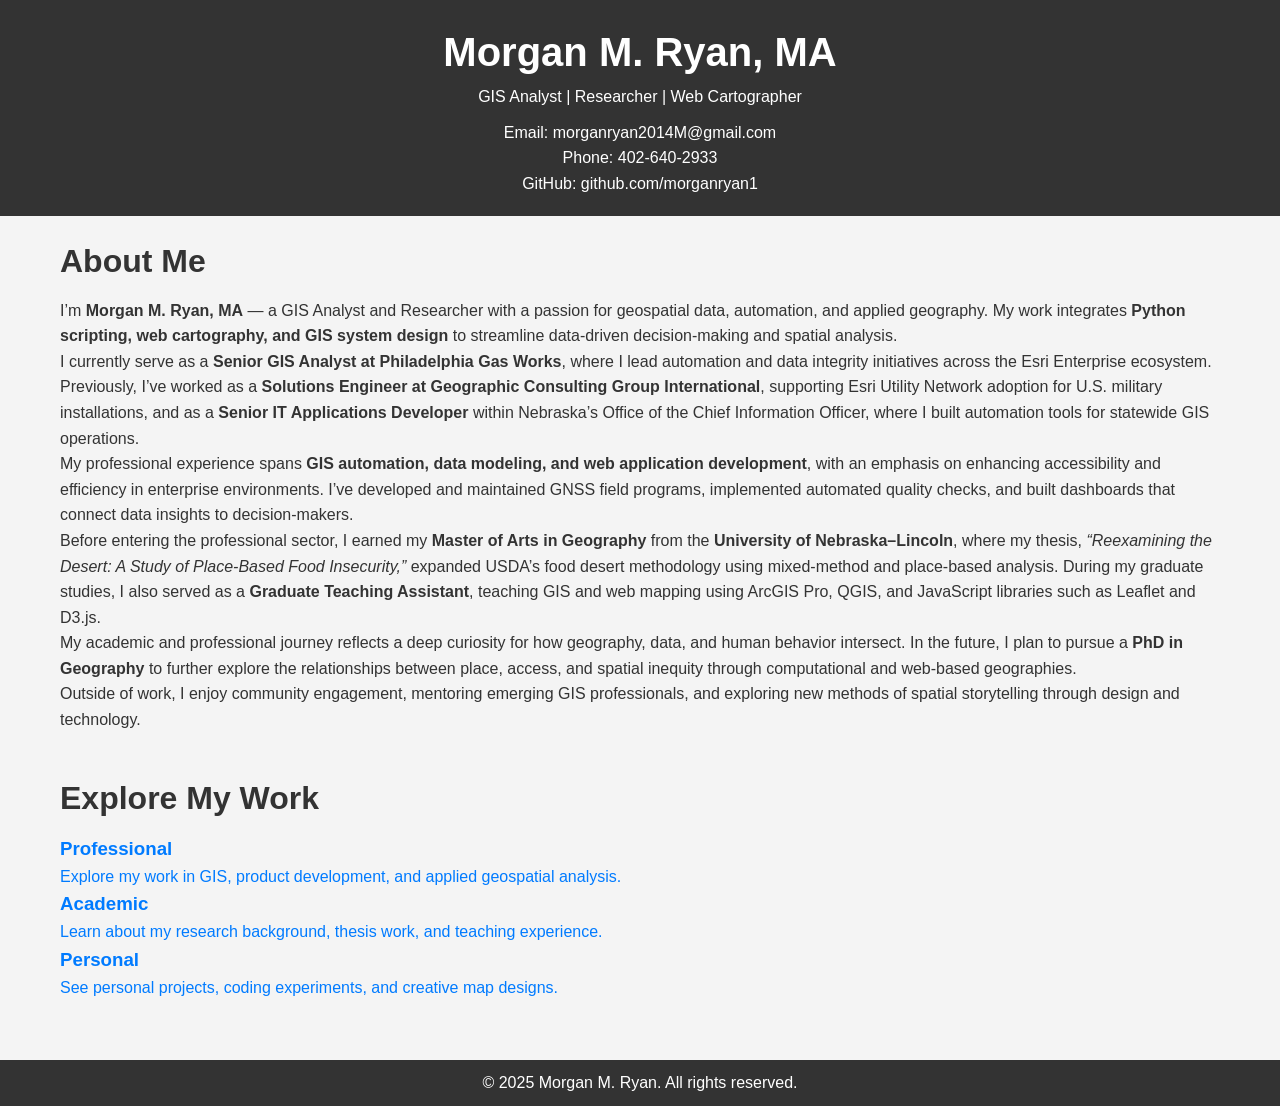
<file: index.html>
<!DOCTYPE html>
<html lang="en">
<head>
  <meta charset="UTF-8">
  <meta name="viewport" content="width=device-width, initial-scale=1.0">
  <meta name="description" content="Portfolio of Morgan M. Ryan - GIS Specialist">
  <title>Morgan M. Ryan, MA | GIS Portfolio</title>
  <link rel="stylesheet" href="style.css">
</head>
<body>
  <header>
    <div class="header-container">
      <h1>Morgan M. Ryan, MA</h1>
      <p>GIS Analyst | Researcher | Web Cartographer</p>
      <div class="contact">
        <p>Email: <a href="mailto:morganryan2014M@gmail.com">morganryan2014M@gmail.com</a></p>
        <p>Phone: <a href="tel:+14026402933">402-640-2933</a></p>
        <p>GitHub: <a href="https://github.com/morganryan1" target="_blank">github.com/morganryan1</a></p>
      </div>
    </div>
  </header>

  <main>
    <section id="about">
  <h2>About Me</h2>
  <p>
    I’m <strong>Morgan M. Ryan, MA</strong> — a GIS Analyst and Researcher with a passion for geospatial data, automation, and applied geography. 
    My work integrates <strong>Python scripting, web cartography, and GIS system design</strong> to streamline data-driven decision-making and spatial analysis.
  </p>

  <p>
    I currently serve as a <strong>Senior GIS Analyst at Philadelphia Gas Works</strong>, where I lead automation and data integrity initiatives 
    across the Esri Enterprise ecosystem. Previously, I’ve worked as a <strong>Solutions Engineer at Geographic Consulting Group International</strong>, 
    supporting Esri Utility Network adoption for U.S. military installations, and as a <strong>Senior IT Applications Developer</strong> 
    within Nebraska’s Office of the Chief Information Officer, where I built automation tools for statewide GIS operations.
  </p>

  <p>
    My professional experience spans <strong>GIS automation, data modeling, and web application development</strong>, with 
    an emphasis on enhancing accessibility and efficiency in enterprise environments. I’ve developed and maintained 
    GNSS field programs, implemented automated quality checks, and built dashboards that connect data insights to decision-makers.
  </p>

  <p>
    Before entering the professional sector, I earned my <strong>Master of Arts in Geography</strong> from the 
    <strong>University of Nebraska–Lincoln</strong>, where my thesis, 
    <em>“Reexamining the Desert: A Study of Place-Based Food Insecurity,”</em> expanded USDA’s food desert methodology 
    using mixed-method and place-based analysis. During my graduate studies, I also served as a <strong>Graduate Teaching Assistant</strong>, 
    teaching GIS and web mapping using ArcGIS Pro, QGIS, and JavaScript libraries such as Leaflet and D3.js.
  </p>

  <p>
    My academic and professional journey reflects a deep curiosity for how geography, data, and human behavior intersect. 
    In the future, I plan to pursue a <strong>PhD in Geography</strong> to further explore the relationships between 
    place, access, and spatial inequity through computational and web-based geographies.
  </p>

  <p>
    Outside of work, I enjoy community engagement, mentoring emerging GIS professionals, and exploring new methods of spatial storytelling through design and technology.
  </p>
</section>


    <section id="overview">
      <h2>Explore My Work</h2>
      <div class="link-cards">
        <a href="professional.html" class="card">
          <h3>Professional</h3>
          <p>Explore my work in GIS, product development, and applied geospatial analysis.</p>
        </a>
        <a href="academic.html" class="card">
          <h3>Academic</h3>
          <p>Learn about my research background, thesis work, and teaching experience.</p>
        </a>
        <a href="personal.html" class="card">
          <h3>Personal</h3>
          <p>See personal projects, coding experiments, and creative map designs.</p>
        </a>
      </div>
    </section>
  </main>

  <footer>
    <p>&copy; 2025 Morgan M. Ryan. All rights reserved.</p>
  </footer>
</body>
</html>
</file>
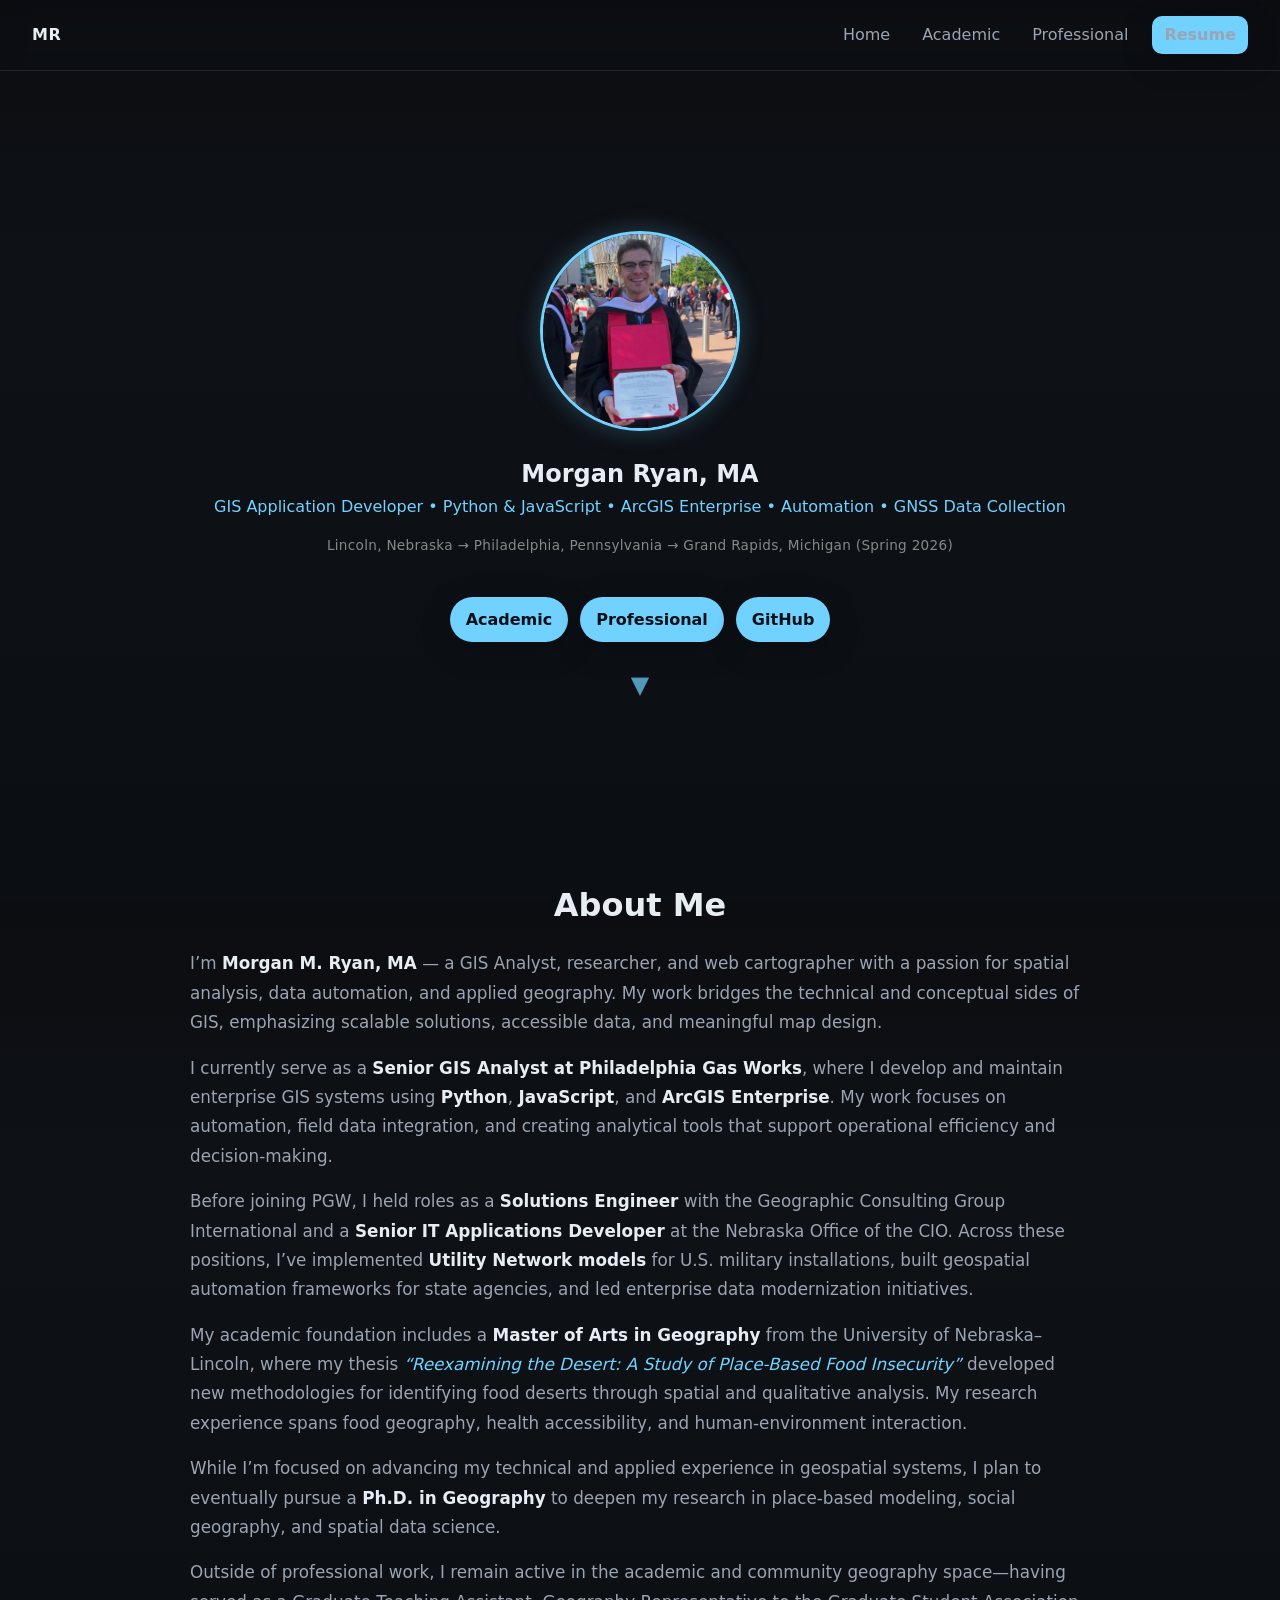
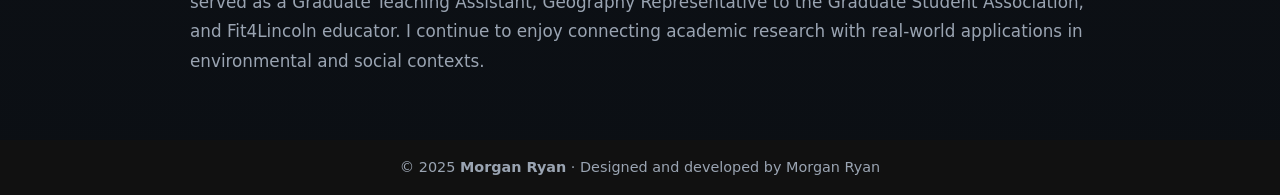
<file: website/index.html>
<!DOCTYPE html>
<html lang="en">
<head>
  <meta charset="UTF-8" />
  <meta name="viewport" content="width=device-width, initial-scale=1" />
  <meta http-equiv="Content-Security-Policy"
  content="
    default-src 'self';
    img-src 'self' https: data:;
    script-src 'self' https: 'unsafe-inline';
    style-src  'self' https: 'unsafe-inline';
    font-src   'self' https: data:;
    frame-src  'self' https://raw.githubusercontent.com;
    connect-src 'self' https:;
  ">
  <title>Morgan Ryan – Portfolio</title>
  <meta name="description" content="Morgan Ryan – GIS Product Engineer portfolio. Python, JavaScript, ArcGIS Enterprise, automation, Web AppBuilder." />
  <link rel="stylesheet" href="style.css" />
</head>
<body>
  <header class="site-header">
    <a class="brand" href="index.html">MR</a>
    <button class="nav-toggle" aria-expanded="false" aria-controls="site-nav">☰</button>
    <nav id="site-nav" class="site-nav" aria-label="Primary">
      <a href="index.html" class="active">Home</a>
      <a href="academic.html">Academic</a>
      <a href="professional.html">Professional</a>
      <!-- <a href="personal.html">Personal</a> -->
      <a href="../document/public%20Morgan-Ryan-2025Resume.pdf" class="btn small">Resume</a>
    </nav>
  </header>

  <main class="main">
    <!-- Hero -->
    <section class="section hero">
      <div class="hero-content">
        <img src="../images/MAPic.jpg" alt="Photo of Morgan Ryan" class="profile-photo" />

        <div class="hero-text">
          <h1>Morgan Ryan, MA</h1>
          <p class="muted tagline">
            GIS Application Developer • Python & JavaScript • ArcGIS Enterprise • Automation • GNSS Data Collection
          </p>
          <p class="timeline">Lincoln, Nebraska → Philadelphia, Pennsylvania → Grand Rapids, Michigan (Spring 2026)</p>
        </div>

          <div class="button-group">
            <a class="btn" href="academic.html">Academic</a>
            <a class="btn" href="professional.html">Professional</a>
            <!-- <a class="btn" href="personal.html">Personal</a> -->
            <a class="btn" href="https://github.com/Morganryan1" target="_blank" rel="noopener">GitHub</a>
          </div>
        </div>
      </div>
      <div class="scroll-hint">
      <span>▼</span>
      </div>
    </section>

    <!-- About Section -->
    <section id="about" class="section">
      <h2>About Me</h2>

      <p>
        I’m <strong>Morgan M. Ryan, MA</strong> — a GIS Analyst, researcher, and web cartographer with a passion for spatial analysis,
        data automation, and applied geography. My work bridges the technical and conceptual sides of GIS, emphasizing scalable
        solutions, accessible data, and meaningful map design.
      </p>

      <p>
        I currently serve as a <strong>Senior GIS Analyst at Philadelphia Gas Works</strong>, where I develop and maintain enterprise GIS systems using
        <strong>Python</strong>, <strong>JavaScript</strong>, and <strong>ArcGIS Enterprise</strong>. My work focuses on automation, field data integration,
        and creating analytical tools that support operational efficiency and decision-making.
      </p>

      <p>
        Before joining PGW, I held roles as a <strong>Solutions Engineer</strong> with the Geographic Consulting Group International and a
        <strong>Senior IT Applications Developer</strong> at the Nebraska Office of the CIO. Across these positions, I’ve implemented
        <strong>Utility Network models</strong> for U.S. military installations, built geospatial automation frameworks for state agencies,
        and led enterprise data modernization initiatives.
      </p>

      <p>
        My academic foundation includes a <strong>Master of Arts in Geography</strong> from the University of Nebraska–Lincoln, where my thesis
        <em>“Reexamining the Desert: A Study of Place-Based Food Insecurity”</em> developed new methodologies for identifying food deserts
        through spatial and qualitative analysis. My research experience spans food geography, health accessibility, and human-environment interaction.
      </p>

      <p>
        While I’m focused on advancing my technical and applied experience in geospatial systems, I plan to eventually pursue a <strong>Ph.D. in Geography</strong>
        to deepen my research in place-based modeling, social geography, and spatial data science.
      </p>

      <p>
        Outside of professional work, I remain active in the academic and community geography space—having served as a Graduate Teaching Assistant,
        Geography Representative to the Graduate Student Association, and Fit4Lincoln educator. I continue to enjoy connecting academic research
        with real-world applications in environmental and social contexts.
      </p>
    </section>
  </main>
  <footer>
    <p>© 2025 <strong>Morgan Ryan</strong> · Designed and developed by Morgan Ryan</p>
  </footer>
  <script src="js/nav.js"></script>
</body>
</html>
</file>
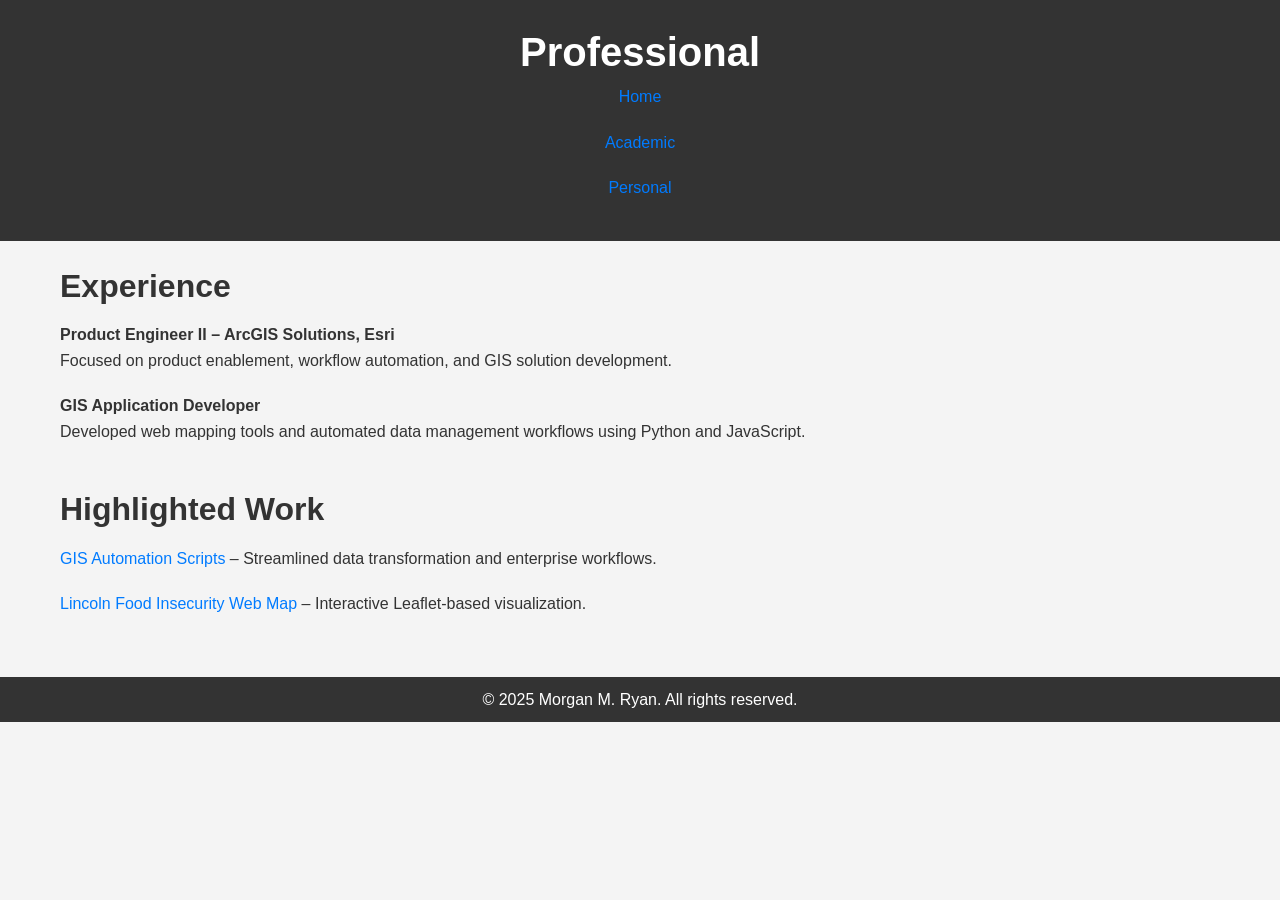
<file: academic.html>
<!DOCTYPE html>
<html lang="en">
<head>
  <meta charset="UTF-8">
  <meta name="viewport" content="width=device-width, initial-scale=1.0">
  <title>Professional | Morgan M. Ryan</title>
  <link rel="stylesheet" href="style.css">
</head>
<body>
  <header>
    <div class="header-container">
      <h1>Professional</h1>
      <nav>
        <ul class="nav-links">
          <li><a href="index.html">Home</a></li>
          <li><a href="academic.html">Academic</a></li>
          <li><a href="personal.html">Personal</a></li>
        </ul>
      </nav>
    </div>
  </header>

  <main>
    <section>
      <h2>Experience</h2>
      <ul>
        <li><strong>Product Engineer II – ArcGIS Solutions, Esri</strong><br> Focused on product enablement, workflow automation, and GIS solution development.</li>
        <li><strong>GIS Application Developer</strong><br> Developed web mapping tools and automated data management workflows using Python and JavaScript.</li>
      </ul>
    </section>

    <section>
      <h2>Highlighted Work</h2>
      <ul>
        <li><a href="https://github.com/morganryan1/GIS-Automation-Scripts" target="_blank">GIS Automation Scripts</a> – Streamlined data transformation and enterprise workflows.</li>
        <li><a href="https://github.com/morganryan1/Lincoln-Food-Insecurity-WebMap" target="_blank">Lincoln Food Insecurity Web Map</a> – Interactive Leaflet-based visualization.</li>
      </ul>
    </section>
  </main>

  <footer>
    <p>&copy; 2025 Morgan M. Ryan. All rights reserved.</p>
  </footer>
</body>
</html>
</file>
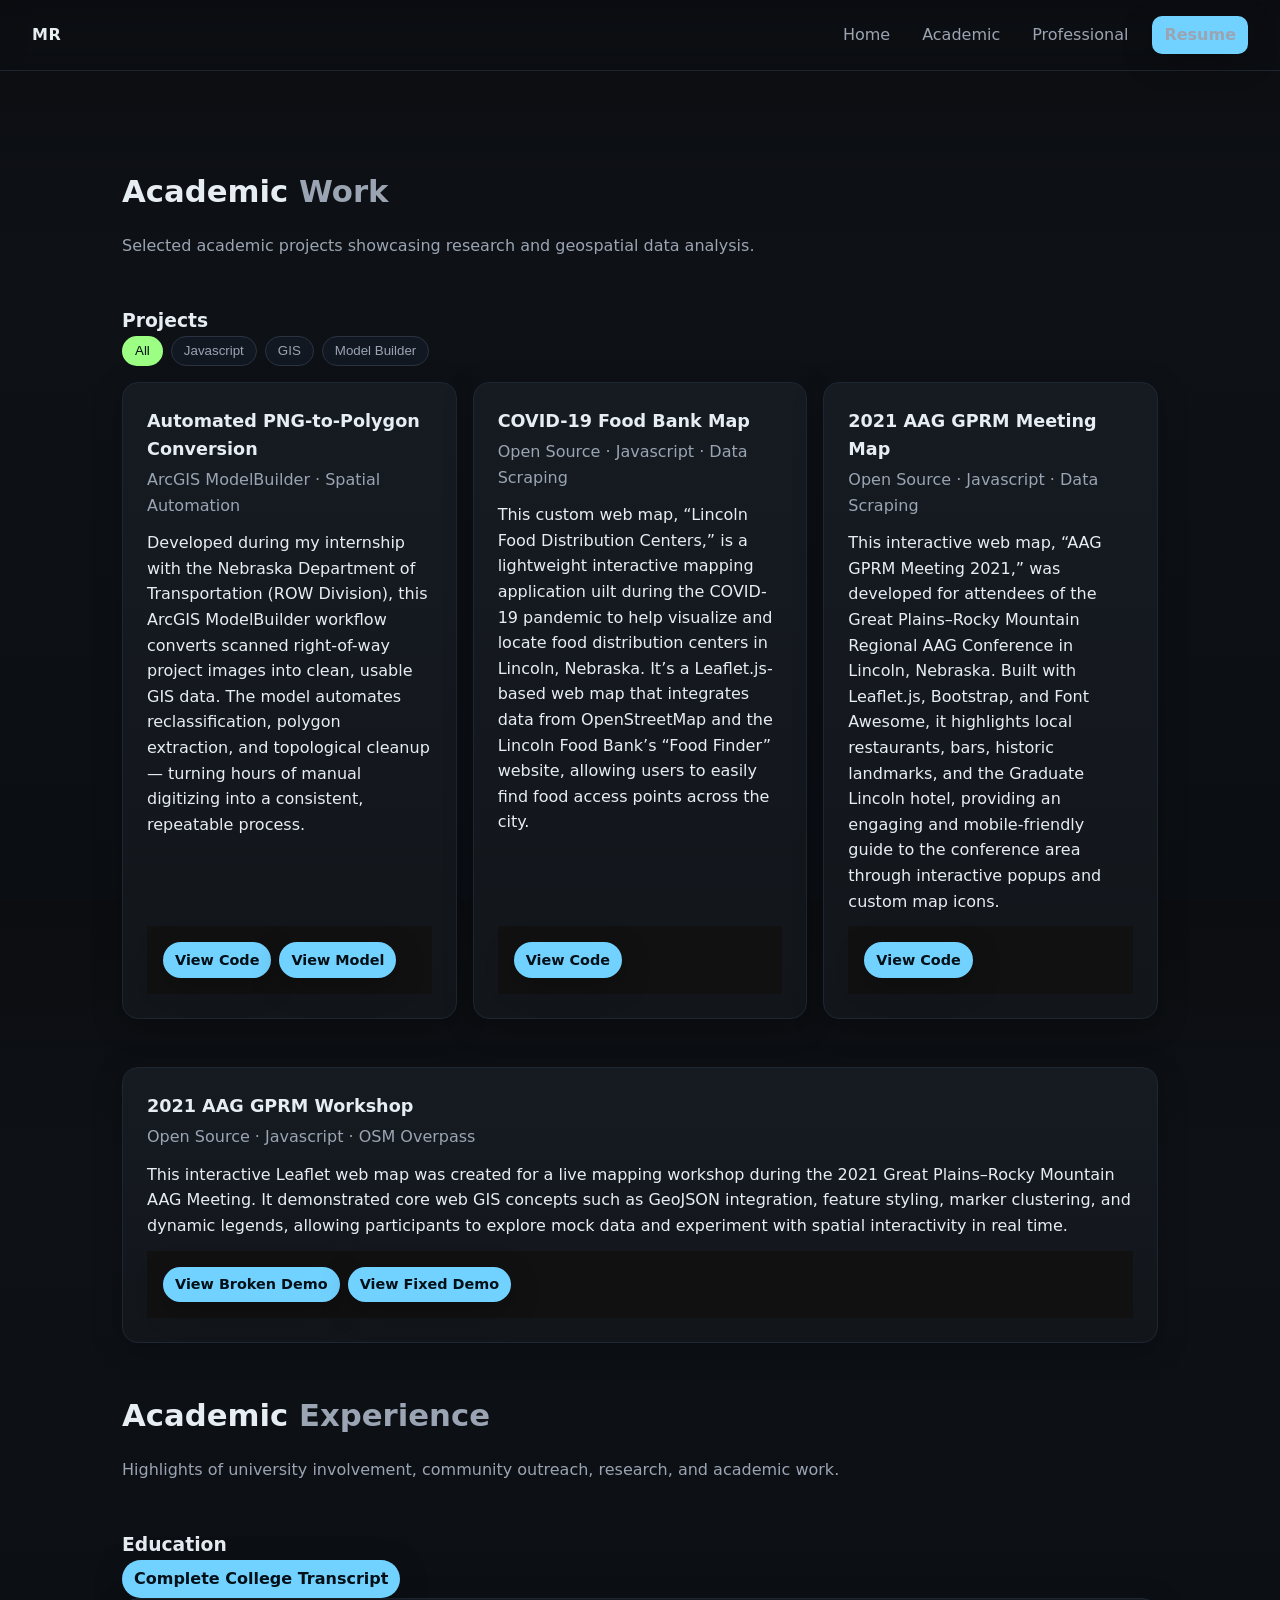
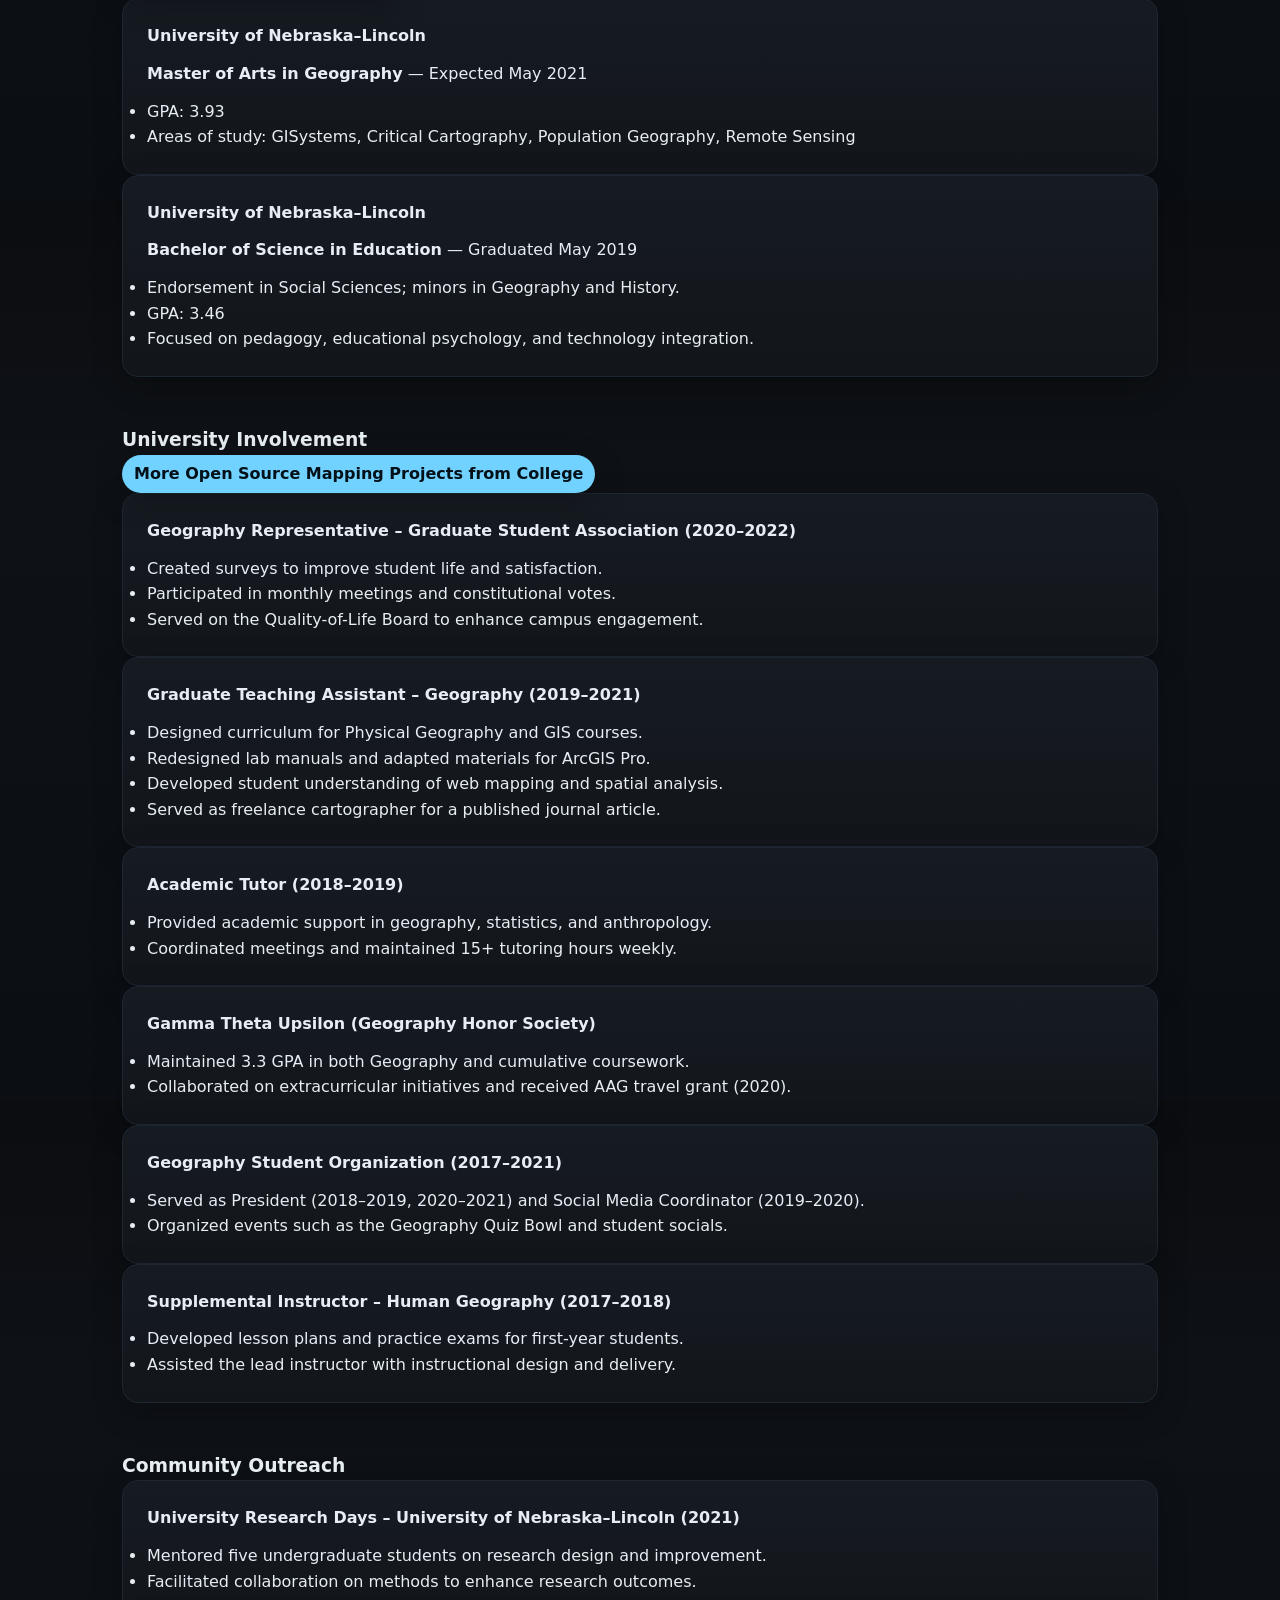
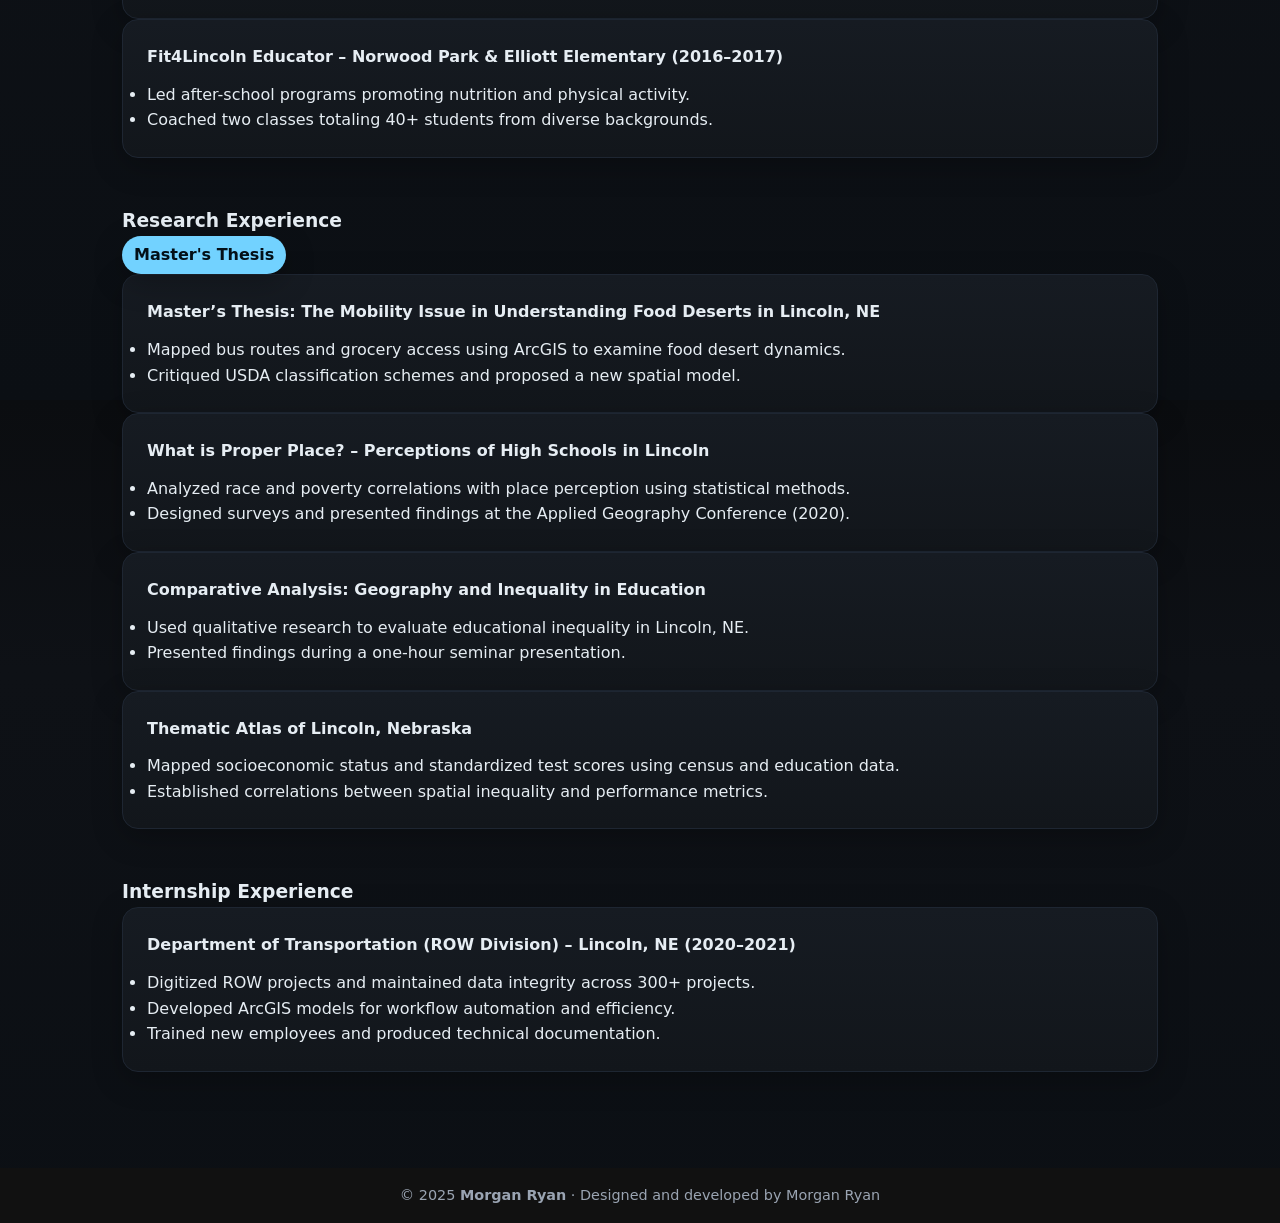
<file: website/academic.html>
<!DOCTYPE html>
<html lang="en">
<head>
  <meta charset="UTF-8" />
  <meta name="viewport" content="width=device-width, initial-scale=1" />
  <meta http-equiv="Content-Security-Policy"
  content="
    default-src 'self';
    img-src 'self' https: data:;
    script-src 'self' https: 'unsafe-inline';
    style-src  'self' https: 'unsafe-inline';
    font-src   'self' https: data:;
    frame-src  'self' https://raw.githubusercontent.com;
    connect-src 'self' https:;
  ">
  <title>Academic | Morgan Ryan</title>
  <link rel="stylesheet" href="style.css" />
</head>
<body>

  <header class="site-header">
    <a class="brand" href="index.html">MR</a>
    <button class="nav-toggle" aria-expanded="false" aria-controls="site-nav">☰</button>
    <nav id="site-nav" class="site-nav" aria-label="Primary">
      <a href="index.html">Home</a>
      <a href="academic.html" class="active">Academic</a>
      <a href="professional.html">Professional</a>
      <!-- <a href="personal.html">Personal</a> -->
      <a href="../document/public%20Morgan-Ryan-2025Resume.pdf" class="btn small">Resume</a>
    </nav>
  </header>

  <main class="main">
    <!-- Title + Project Grid -->
    <section class="section">
      <h2>Academic <span class="muted">Work</span></h2>
      <p class="muted">Selected academic projects showcasing research and geospatial data analysis.</p>
    </section>

    <section class="section">
      <h3>Projects</h3>
      <div class="filters">
        <button data-filter="all" class="chip active">All</button>
        <button data-filter="javascript" class="chip">Javascript</button>
        <button data-filter="gis" class="chip">GIS</button>
        <button data-filter="model builder" class="chip">Model Builder</button>
      </div>

      <div id="project-grid" class="grid cards">
        <article class="card" data-tags="model builder gis">
          <header>
            <h3>Automated PNG-to-Polygon Conversion</h3>
            <p class="muted">ArcGIS ModelBuilder · Spatial Automation</p>
          </header>
          <p>
            Developed during my internship with the Nebraska Department of Transportation (ROW Division), 
            this ArcGIS ModelBuilder workflow converts scanned right-of-way project images into clean, usable GIS data. 
            The model automates reclassification, polygon extraction, and topological cleanup — turning 
            hours of manual digitizing into a consistent, repeatable process.
          </p>
        <footer>
          <a class="btn small" href="codeviewer.html?src=https://raw.githubusercontent.com/Morganryan1/Morganryan1.github.io/main/codespace/modelbuilder/ROW%20Internship/PNGtoPolygons.py" target="_blank">View Code</a>
          <a class="btn small" href="https://morganryan1.github.io/codespace/modelbuilder/ROW%20Internship/PNGtoPolygons.svg" target="_blank">View Model</a>
        </footer>
        </article>
        <article class="card" data-tags="javascript gis">
          <header>
            <h3>COVID-19 Food Bank Map</h3>
            <p class="muted">Open Source · Javascript · Data Scraping</p>
          </header>
          <p>
            This custom web map, “Lincoln Food Distribution Centers,” is a lightweight interactive mapping application 
            uilt during the COVID-19 pandemic to help visualize and locate food distribution centers in Lincoln, Nebraska. 
            It’s a Leaflet.js-based web map that integrates data from OpenStreetMap and the Lincoln Food Bank’s “Food Finder” website, 
            allowing users to easily find food access points across the city.
          </p>
        <footer>
          <a class="btn small" href="webmap_viewer.html?src=https://raw.githubusercontent.com/Morganryan1/Morganryan1.github.io/main/codespace/javascript/foodbank/index.html" target="_blank">View Code</a>
        </footer>
        </article>
        <article class="card" data-tags="javascript gis">
          <header>
            <h3>2021 AAG GPRM Meeting Map</h3>
            <p class="muted">Open Source · Javascript · Data Scraping</p>
          </header>
          <p>
            This interactive web map, “AAG GPRM Meeting 2021,” was developed for attendees of the Great Plains–Rocky Mountain Regional AAG Conference in Lincoln, Nebraska. 
            Built with Leaflet.js, Bootstrap, and Font Awesome, it highlights local restaurants, bars, historic landmarks, and the Graduate Lincoln hotel, 
            providing an engaging and mobile-friendly guide to the conference area through interactive popups and custom map icons.
          </p>
        <footer>
          <a class="btn small" href="webmap_viewer.html?src=https://raw.githubusercontent.com/Morganryan1/Morganryan1.github.io/main/codespace/javascript/finalproject/index.html" target="_blank">View Code</a>
        </footer>
        </article>
      </div>
    </section>
    <article class="card" data-tags="javascript gis">
          <header>
            <h3>2021 AAG GPRM Workshop</h3>
            <p class="muted">Open Source · Javascript · OSM Overpass</p>
          </header>
          <p>
            This interactive Leaflet web map was created for a live mapping workshop 
            during the 2021 Great Plains–Rocky Mountain AAG Meeting. 
            It demonstrated core web GIS concepts such as GeoJSON integration, 
            feature styling, marker clustering, and dynamic legends, 
            allowing participants to explore mock data and experiment with spatial interactivity in real time.
          </p>
        <footer>
          <a class="btn small" href="webmap_viewer.html?src=https://raw.githubusercontent.com/Morganryan1/Morganryan1.github.io/main/codespace/javascript/gprmworkshop/index.html" target="_blank">View Broken Demo</a>
          <a class="btn small" href="webmap_viewer.html?src=https://raw.githubusercontent.com/Morganryan1/Morganryan1.github.io/main/codespace/javascript/gprmworkshop/c_index.html" target="_blank">View Fixed Demo</a>
        </footer>
        </article>
      </div>
    </section>
    <section class="section">
      <h2>Academic <span class="muted">Experience</span></h2>
      <p class="muted">Highlights of university involvement, community outreach, research, and academic work.</p>
    </section>
  <!-- EDUCATION -->
  <section class="section">
    <h3>Education</h3>
    <a class="btn small" href="https://morganryan1.github.io/document/school/transcript.pdf" target="_blank">Complete College Transcript</a>
    <article class="card">
      <h4>University of Nebraska–Lincoln</h4>
      <p><strong>Master of Arts in Geography</strong> — Expected May 2021</p>
      <ul>
        <li>GPA: 3.93</li>
        <li>Areas of study: GISystems, Critical Cartography, Population Geography, Remote Sensing</li>
      </ul>
    </article>

    <article class="card">
      <h4>University of Nebraska–Lincoln</h4>
      <p><strong>Bachelor of Science in Education</strong> — Graduated May 2019</p>
      <ul>
        <li>Endorsement in Social Sciences; minors in Geography and History.</li>
        <li>GPA: 3.46</li>
        <li>Focused on pedagogy, educational psychology, and technology integration.</li>
      </ul>
    </article>
  </section>
    
  <section class="section">
    <h3>University Involvement</h3>
    <a class="btn small" href="https://github.com/MorganRyan2019/MorganRyan2019.github.io/tree/master" target="_blank">More Open Source Mapping Projects from College</a>
    <article class="card">
      <h4>Geography Representative – Graduate Student Association (2020–2022)</h4>
      <ul>
        <li>Created surveys to improve student life and satisfaction.</li>
        <li>Participated in monthly meetings and constitutional votes.</li>
        <li>Served on the Quality-of-Life Board to enhance campus engagement.</li>
      </ul>
    </article>

    <article class="card">
      <h4>Graduate Teaching Assistant – Geography (2019–2021)</h4>
      <ul>
        <li>Designed curriculum for Physical Geography and GIS courses.</li>
        <li>Redesigned lab manuals and adapted materials for ArcGIS Pro.</li>
        <li>Developed student understanding of web mapping and spatial analysis.</li>
        <li>Served as freelance cartographer for a published journal article.</li>
      </ul>
    </article>

    <article class="card">
      <h4>Academic Tutor (2018–2019)</h4>
      <ul>
        <li>Provided academic support in geography, statistics, and anthropology.</li>
        <li>Coordinated meetings and maintained 15+ tutoring hours weekly.</li>
      </ul>
    </article>

    <article class="card">
      <h4>Gamma Theta Upsilon (Geography Honor Society)</h4>
      <ul>
        <li>Maintained 3.3 GPA in both Geography and cumulative coursework.</li>
        <li>Collaborated on extracurricular initiatives and received AAG travel grant (2020).</li>
      </ul>
    </article>

    <article class="card">
      <h4>Geography Student Organization (2017–2021)</h4>
      <ul>
        <li>Served as President (2018–2019, 2020–2021) and Social Media Coordinator (2019–2020).</li>
        <li>Organized events such as the Geography Quiz Bowl and student socials.</li>
      </ul>
    </article>

    <article class="card">
      <h4>Supplemental Instructor – Human Geography (2017–2018)</h4>
      <ul>
        <li>Developed lesson plans and practice exams for first-year students.</li>
        <li>Assisted the lead instructor with instructional design and delivery.</li>
      </ul>
    </article>
  </section>

  <!-- COMMUNITY OUTREACH -->
  <section class="section">
    <h3>Community Outreach</h3>

    <article class="card">
      <h4>University Research Days – University of Nebraska–Lincoln (2021)</h4>
      <ul>
        <li>Mentored five undergraduate students on research design and improvement.</li>
        <li>Facilitated collaboration on methods to enhance research outcomes.</li>
      </ul>
    </article>

    <article class="card">
      <h4>Fit4Lincoln Educator – Norwood Park & Elliott Elementary (2016–2017)</h4>
      <ul>
        <li>Led after-school programs promoting nutrition and physical activity.</li>
        <li>Coached two classes totaling 40+ students from diverse backgrounds.</li>
      </ul>
    </article>
  </section>

  <!-- RESEARCH EXPERIENCE -->
  <section class="section">
    <h3>Research Experience</h3>
    <a class="btn small" href="https://digitalcommons.unl.edu/geographythesis/40/" target="_blank">Master's Thesis</a>

    <article class="card">
      <h4>Master’s Thesis: The Mobility Issue in Understanding Food Deserts in Lincoln, NE</h4>
      <ul>
        <li>Mapped bus routes and grocery access using ArcGIS to examine food desert dynamics.</li>
        <li>Critiqued USDA classification schemes and proposed a new spatial model.</li>
      </ul>
    </article>

    <article class="card">
      <h4>What is Proper Place? – Perceptions of High Schools in Lincoln</h4>
      <ul>
        <li>Analyzed race and poverty correlations with place perception using statistical methods.</li>
        <li>Designed surveys and presented findings at the Applied Geography Conference (2020).</li>
      </ul>
    </article>

    <article class="card">
      <h4>Comparative Analysis: Geography and Inequality in Education</h4>
      <ul>
        <li>Used qualitative research to evaluate educational inequality in Lincoln, NE.</li>
        <li>Presented findings during a one-hour seminar presentation.</li>
      </ul>
    </article>

    <article class="card">
      <h4>Thematic Atlas of Lincoln, Nebraska</h4>
      <ul>
        <li>Mapped socioeconomic status and standardized test scores using census and education data.</li>
        <li>Established correlations between spatial inequality and performance metrics.</li>
      </ul>
    </article>
  </section>

  <!-- WORK EXPERIENCE -->
  <section class="section">
    <h3>Internship Experience</h3>

    <article class="card">
      <h4>Department of Transportation (ROW Division) – Lincoln, NE (2020–2021)</h4>
      <ul>
        <li>Digitized ROW projects and maintained data integrity across 300+ projects.</li>
        <li>Developed ArcGIS models for workflow automation and efficiency.</li>
        <li>Trained new employees and produced technical documentation.</li>
      </ul>
    </article>
  </section>
</main>

  <footer>
    © 2025 <strong>Morgan Ryan</strong> · Designed and developed by Morgan Ryan
  </footer>

  <script src="js/nav.js"></script>
  <script src="js/filter.js"></script>
  <script>
  document.addEventListener("DOMContentLoaded", function() {
    const filterButtons = document.querySelectorAll(".filters .chip");
    const cards = document.querySelectorAll("#project-grid .card");

    filterButtons.forEach(button => {
      button.addEventListener("click", () => {
        // remove 'active' from all, add to the clicked one
        filterButtons.forEach(btn => btn.classList.remove("active"));
        button.classList.add("active");

        const filter = button.getAttribute("data-filter");

        cards.forEach(card => {
          const tags = card.getAttribute("data-tags") || "";

          if (filter === "all" || tags.toLowerCase().includes(filter.toLowerCase())) {
            card.style.display = "block";
          } else {
            card.style.display = "none";
          }
        });
      });
    });
  });
</script>
</body>
</html>
</file>
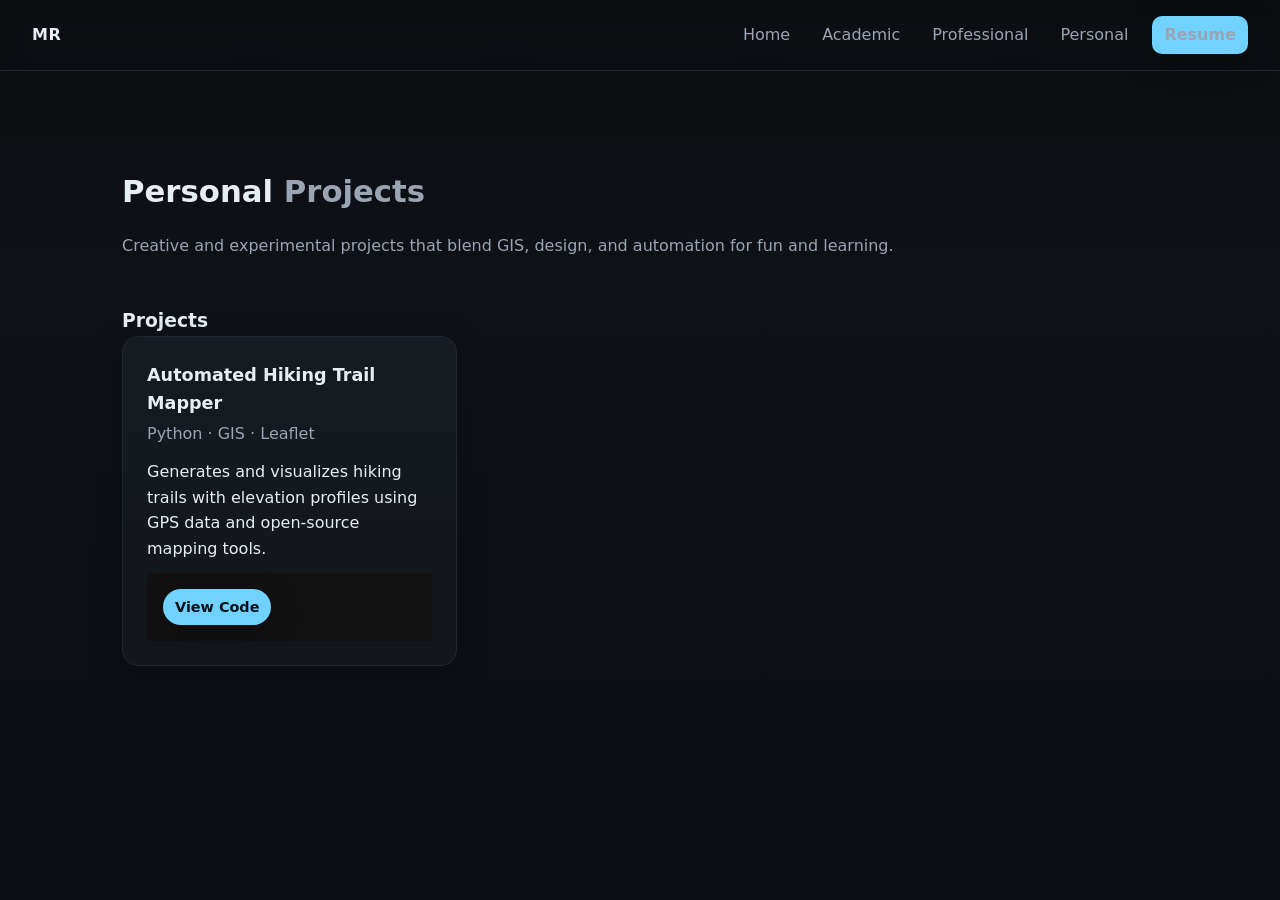
<file: website/personal.html>
<!DOCTYPE html>
<html lang="en">
<head>
  <meta charset="UTF-8" />
  <meta name="viewport" content="width=device-width, initial-scale=1" />
  <meta http-equiv="Content-Security-Policy"
  content="
    default-src 'self';
    img-src 'self' https: data:;
    script-src 'self' https: 'unsafe-inline';
    style-src  'self' https: 'unsafe-inline';
    font-src   'self' https: data:;
    frame-src  'self' https://raw.githubusercontent.com;
    connect-src 'self' https:;
  ">
  <title>Personal | Morgan Ryan</title>
  <link rel="stylesheet" href="style.css" />
</head>
<body>

  <header class="site-header">
    <a class="brand" href="index.html">MR</a>
    <button class="nav-toggle" aria-expanded="false" aria-controls="site-nav">☰</button>
    <nav id="site-nav" class="site-nav" aria-label="Primary">
      <a href="index.html">Home</a>
      <a href="academic.html">Academic</a>
      <a href="professional.html">Professional</a>
      <a href="personal.html" class="active">Personal</a>
      <a href="../document/public%20Morgan-Ryan-2025Resume.pdf" class="btn small">Resume</a>
    </nav>
  </header>

  <main class="main">
    <section class="section">
      <h2>Personal <span class="muted">Projects</span></h2>
      <p class="muted">Creative and experimental projects that blend GIS, design, and automation for fun and learning.</p>
    </section>

    <section class="section">
      <h3>Projects</h3>
      <div id="project-grid" class="grid cards">
        <article class="card" data-tags="python hobby">
          <header>
            <h3>Automated Hiking Trail Mapper</h3>
            <p class="muted">Python · GIS · Leaflet</p>
          </header>
          <p>Generates and visualizes hiking trails with elevation profiles using GPS data and open-source mapping tools.</p>
          <footer>
            <a class="btn small" href="https://github.com/Morganryan1" target="_blank">View Code</a>
          </footer>
        </article>
      </div>
    </section>
  </main>

  <script src="js/nav.js"></script>
  <script src="js/filter.js"></script>
</body>
</html>
</file>
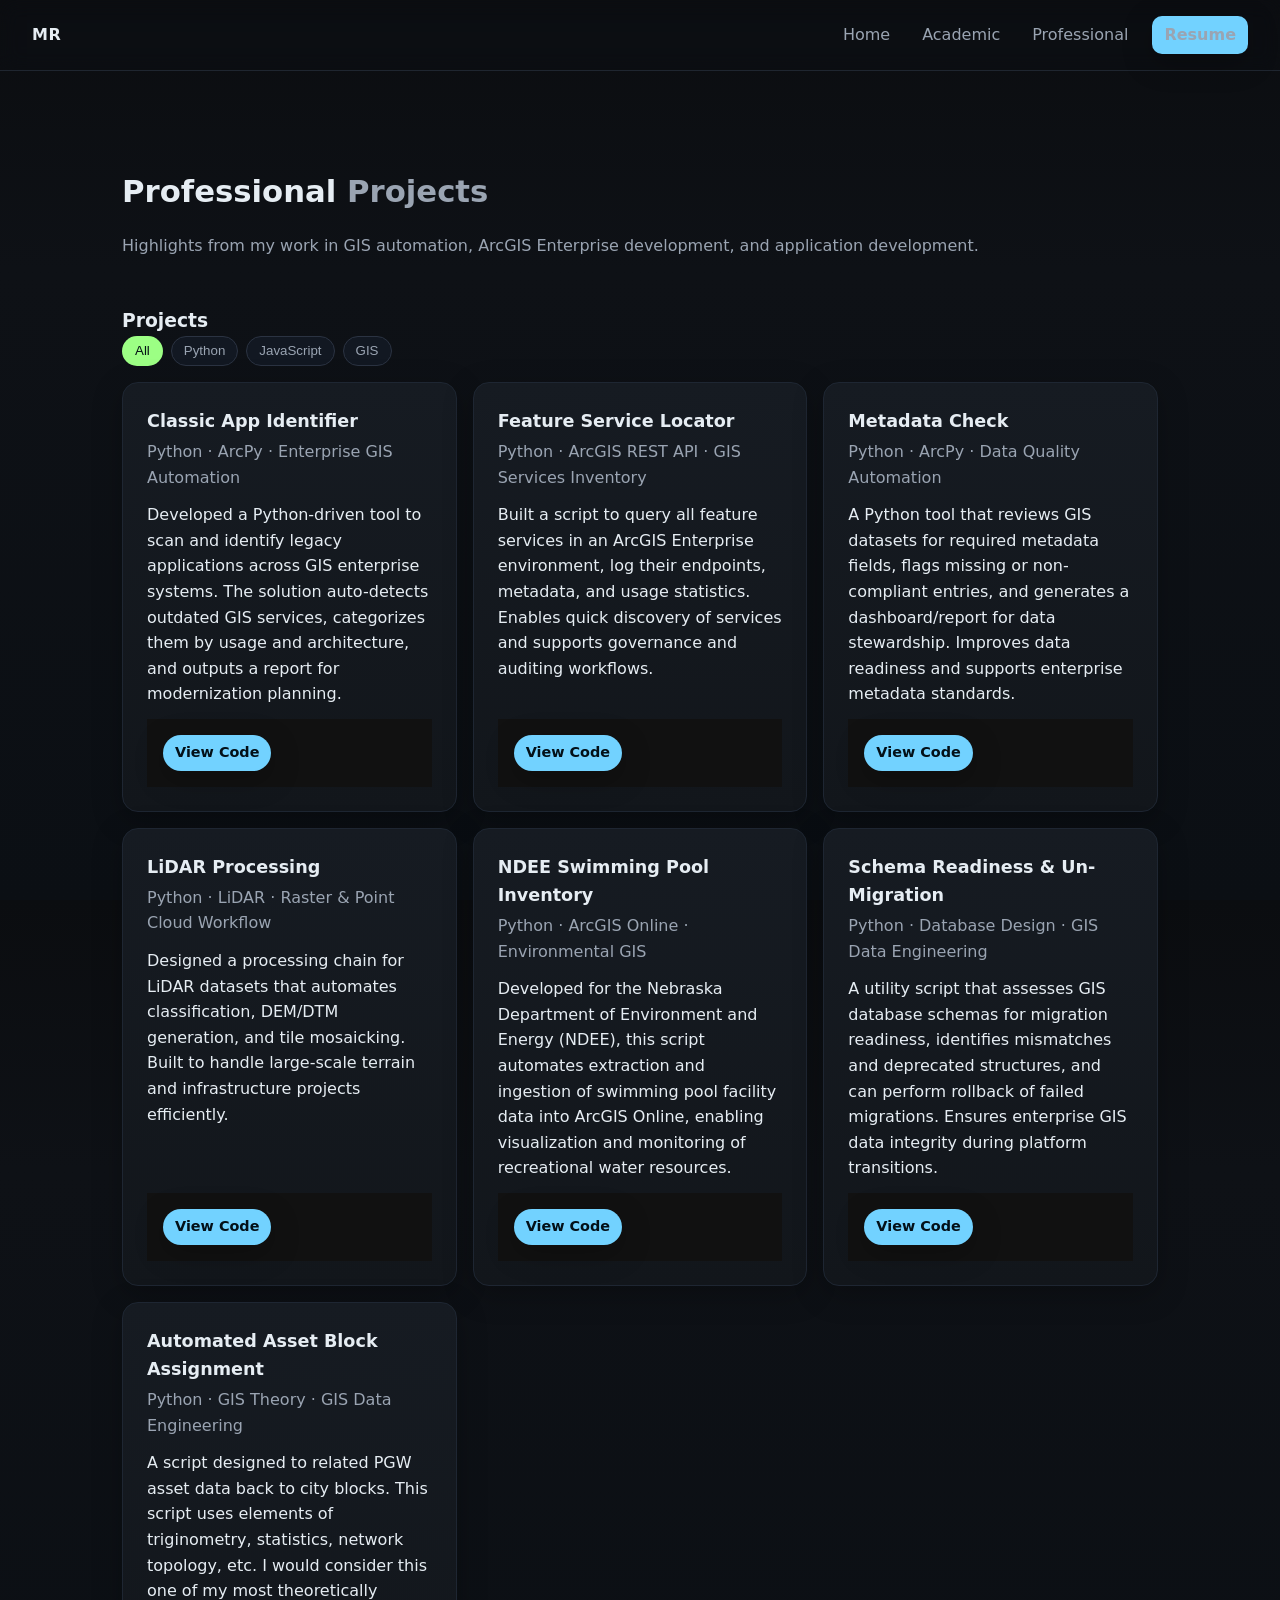
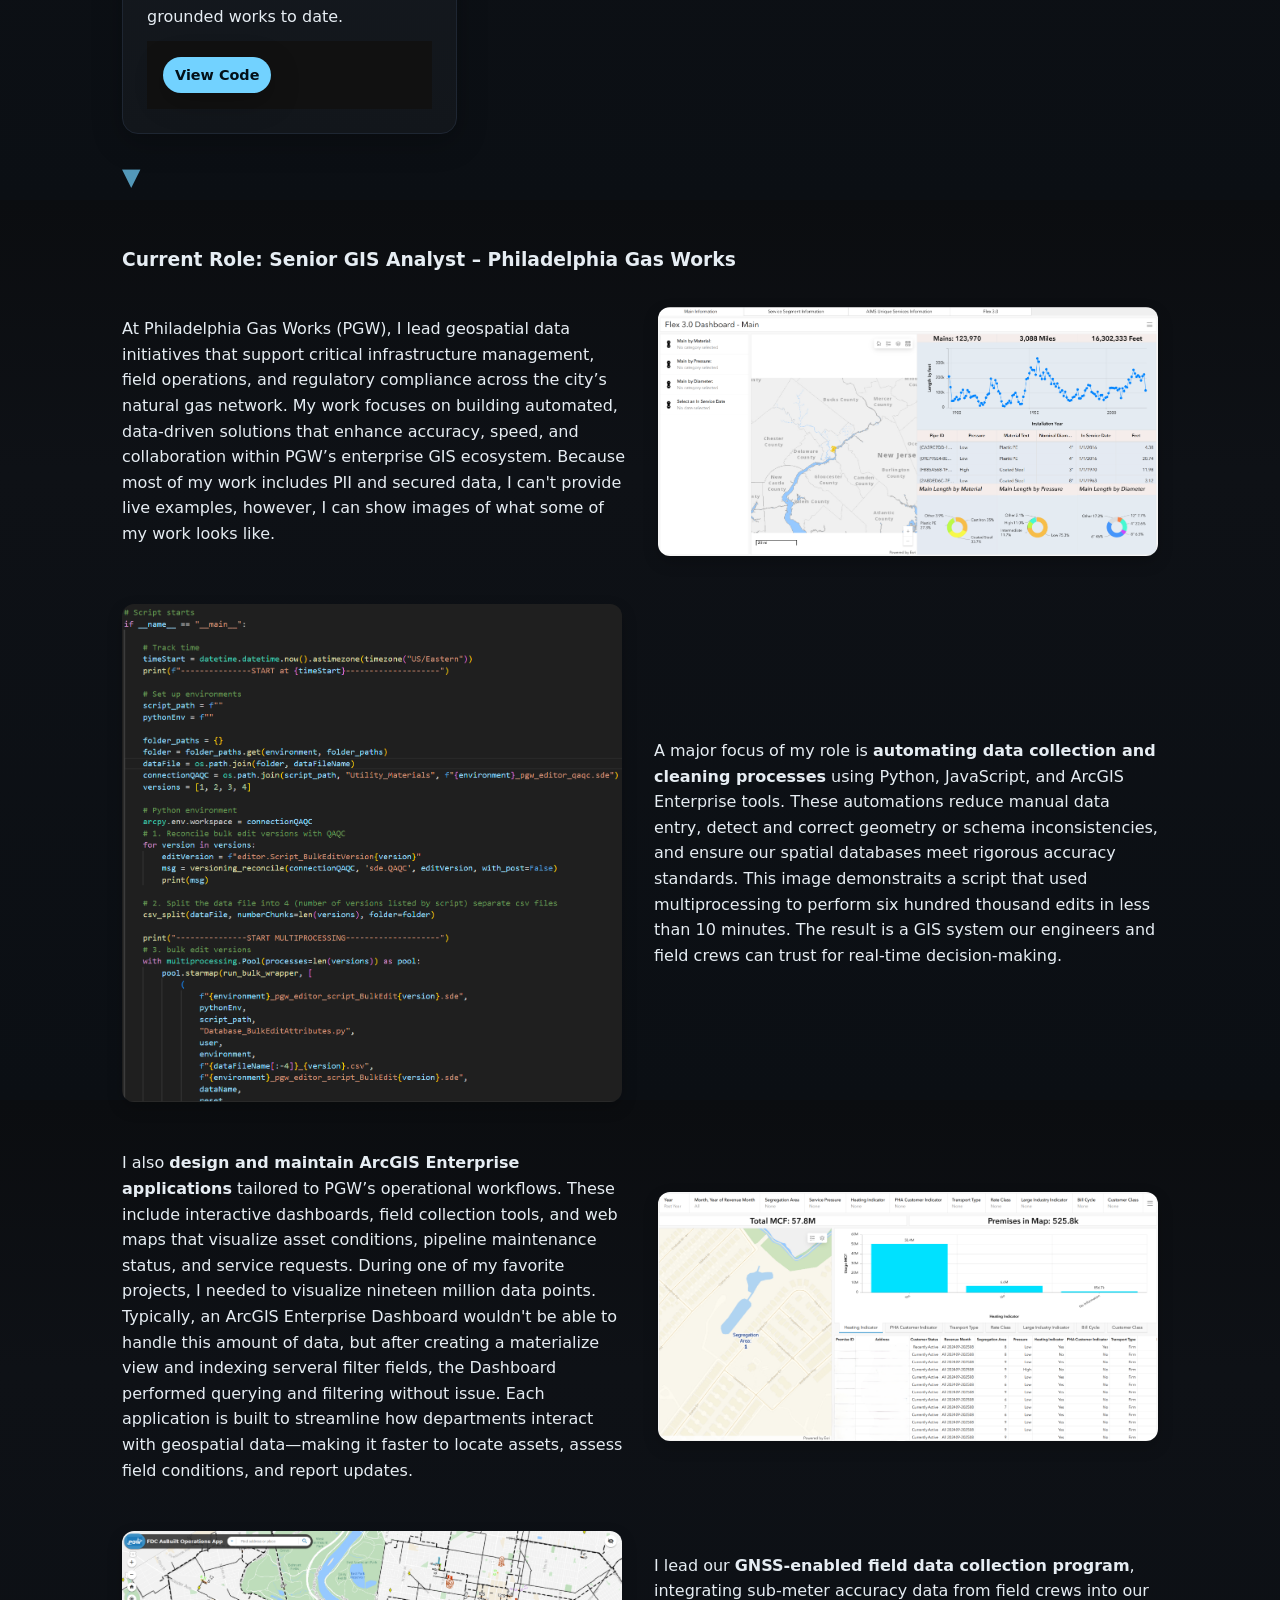
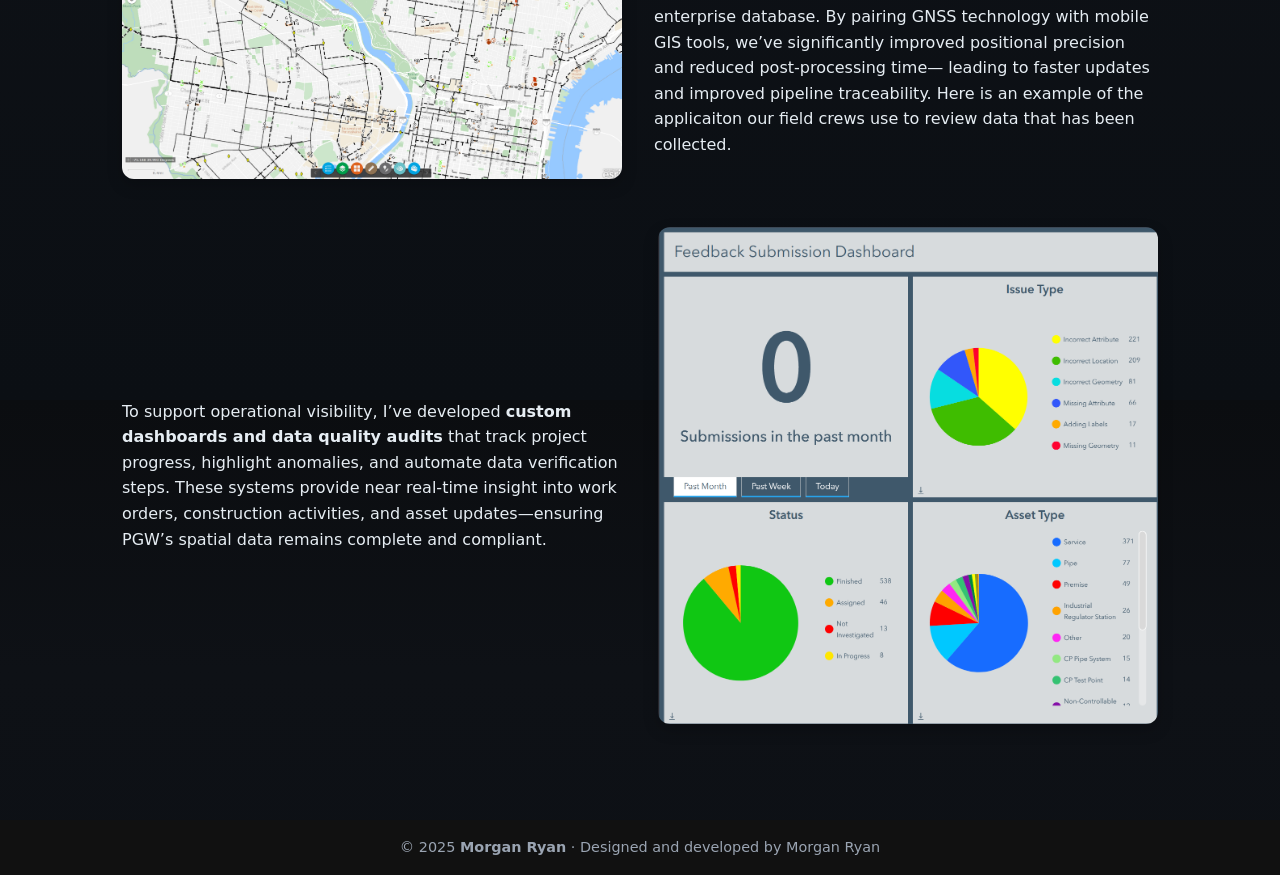
<file: website/professional.html>
<!DOCTYPE html>
<html lang="en">
<head>
  <meta charset="UTF-8" />
  <meta name="viewport" content="width=device-width, initial-scale=1" />
  <meta http-equiv="Content-Security-Policy"
  content="
    default-src 'self';
    img-src 'self' https: data:;
    script-src 'self' https: 'unsafe-inline';
    style-src  'self' https: 'unsafe-inline';
    font-src   'self' https: data:;
    frame-src  'self' https://raw.githubusercontent.com;
    connect-src 'self' https:;
  ">
  <title>Professional | Morgan Ryan</title>
  <link rel="stylesheet" href="style.css" />
</head>

<body>

  <header class="site-header">
    <a class="brand" href="index.html">MR</a>
    <button class="nav-toggle" aria-expanded="false" aria-controls="site-nav">☰</button>
    <nav id="site-nav" class="site-nav" aria-label="Primary">
      <a href="index.html">Home</a>
      <a href="academic.html">Academic</a>
      <a href="professional.html" class="active">Professional</a>
      <!-- <a href="personal.html">Personal</a> -->
      <a href="../document/public%20Morgan-Ryan-2025Resume.pdf" class="btn small">Resume</a>
    </nav>
  </header>

  <main class="main">

    <!-- Intro Section -->
    <section class="section">
      <h2>Professional <span class="muted">Projects</span></h2>
      <p class="muted">
        Highlights from my work in GIS automation, ArcGIS Enterprise development, and application development.
      </p>
    </section>

    <!-- Project Cards Section -->
    <section class="section">
      <h3>Projects</h3>

      <div class="filters">
        <button data-filter="all" class="chip active">All</button>
        <button data-filter="python" class="chip">Python</button>
        <button data-filter="javascript" class="chip">JavaScript</button>
        <button data-filter="gis" class="chip">GIS</button>
      </div>

      <div id="project-grid" class="grid cards">
        <!-- Classic App Identifier --> <article class="card" data-tags="python gis"> <header> <h3>Classic App Identifier</h3> <p class="muted">Python · ArcPy · Enterprise GIS Automation</p> </header> <p> Developed a Python-driven tool to scan and identify legacy applications across GIS enterprise systems. The solution auto-detects outdated GIS services, categorizes them by usage and architecture, and outputs a report for modernization planning. </p> <footer> <a class="btn small" href="codeviewer.html?src=https://raw.githubusercontent.com/Morganryan1/Morganryan1.github.io/main/codespace/python/Senior%20IT%20Applications%20Developer/admin/ClassicAppIdentifier.py" target="_blank">View Code</a> </footer> </article> <!-- Feature Service Locator --> <article class="card" data-tags="python gis"> <header> <h3>Feature Service Locator</h3> <p class="muted">Python · ArcGIS REST API · GIS Services Inventory</p> </header> <p> Built a script to query all feature services in an ArcGIS Enterprise environment, log their endpoints, metadata, and usage statistics. Enables quick discovery of services and supports governance and auditing workflows. </p> <footer> <a class="btn small" href="codeviewer.html?src=https://raw.githubusercontent.com/Morganryan1/Morganryan1.github.io/main/codespace/python/Senior%20IT%20Applications%20Developer/admin/FeatureServiceLocator.py" target="_blank">View Code</a> </footer> </article> <!-- Metadata Check --> <article class="card" data-tags="python gis"> <header> <h3>Metadata Check</h3> <p class="muted">Python · ArcPy · Data Quality Automation</p> </header> <p> A Python tool that reviews GIS datasets for required metadata fields, flags missing or non-compliant entries, and generates a dashboard/report for data stewardship. Improves data readiness and supports enterprise metadata standards. </p> <footer> <a class="btn small" href="codeviewer.html?src=https://raw.githubusercontent.com/Morganryan1/Morganryan1.github.io/main/codespace/python/Senior%20IT%20Applications%20Developer/admin/MetadataCheck.py" target="_blank">View Code</a> </footer> </article> <!-- LiDAR Processing --> <article class="card" data-tags="python gis lidar"> <header> <h3>LiDAR Processing</h3> <p class="muted">Python · LiDAR · Raster & Point Cloud Workflow</p> </header> <p> Designed a processing chain for LiDAR datasets that automates classification, DEM/DTM generation, and tile mosaicking. Built to handle large-scale terrain and infrastructure projects efficiently. </p> <footer> <a class="btn small" href="codeviewer.html?src=https://raw.githubusercontent.com/Morganryan1/Morganryan1.github.io/main/codespace/python/Senior%20IT%20Applications%20Developer/projects/LiDARprocessing.py" target="_blank">View Code</a> </footer> </article> <!-- NDEE Swimming Pool --> <article class="card" data-tags="python gis"> <header> <h3>NDEE Swimming Pool Inventory</h3> <p class="muted">Python · ArcGIS Online · Environmental GIS</p> </header> <p> Developed for the Nebraska Department of Environment and Energy (NDEE), this script automates extraction and ingestion of swimming pool facility data into ArcGIS Online, enabling visualization and monitoring of recreational water resources. </p> <footer> <a class="btn small" href="codeviewer.html?src=https://raw.githubusercontent.com/Morganryan1/Morganryan1.github.io/main/codespace/python/Senior%20IT%20Applications%20Developer/projects/NDEE%20Swimmingpool.py" target="_blank">View Code</a> </footer> </article> <!-- Schema Readiness Un-Migration --> <article class="card" data-tags="python gis database"> <header> <h3>Schema Readiness & Un-Migration</h3> <p class="muted">Python · Database Design · GIS Data Engineering</p> </header> <p> A utility script that assesses GIS database schemas for migration readiness, identifies mismatches and deprecated structures, and can perform rollback of failed migrations. Ensures enterprise GIS data integrity during platform transitions. </p> <footer> <a class="btn small" href="codeviewer.html?src=https://raw.githubusercontent.com/Morganryan1/Morganryan1.github.io/main/codespace/python/Solutions%20Engineer/projects/SchemaReadinessUnMigration.py" target="_blank">View Code</a> </footer> </article> <!-- Schema Readiness Un-Migration --> <article class="card" data-tags="python gis database"> <header> <h3>Automated Asset Block Assignment</h3> <p class="muted">Python · GIS Theory · GIS Data Engineering</p> </header> <p> A script designed to related PGW asset data back to city blocks. This script uses elements of triginometry, statistics, network topology, etc. I would consider this one of my most theoretically grounded works to date. </p> <footer> <a class="btn small" href="codeviewer.html?src=https://raw.githubusercontent.com/Morganryan1/Morganryan1.github.io/main/codespace/python/Senior%20Analyst/AssetBlockAssignment.py" target="_blank">View Code</a> </footer> </article>
      </div>
      <div class="scroll-hint">
        <span>▼</span>
      </div>
    </section>

    <section class="section" id="pgw">
      <h3>Current Role: Senior GIS Analyst – Philadelphia Gas Works</h3>
    
      <div class="pgw-grid">
        <!-- Text and image pair 1 -->
        <div class="pgw-item">
          <div class="pgw-text">
            <p>
              At Philadelphia Gas Works (PGW), I lead geospatial data initiatives that support critical infrastructure
              management, field operations, and regulatory compliance across the city’s natural gas network.
              My work focuses on building automated, data-driven solutions that enhance accuracy, speed, and collaboration
              within PGW’s enterprise GIS ecosystem. Because most of my work includes PII and secured data, I can't provide
              live examples, however, I can show images of what some of my work looks like.
            </p>
          </div>
          <img src="../images/pgw/Flex3Dashboard.png" alt="PGW Enterprise GIS Overview Dashboard" loading="lazy" />
        </div>
    
        <!-- Text and image pair 2 -->
        <div class="pgw-item reverse">
          <div class="pgw-text">
            <p>
              A major focus of my role is <strong>automating data collection and cleaning processes</strong> using Python, JavaScript,
              and ArcGIS Enterprise tools. These automations reduce manual data entry, detect and correct geometry or schema inconsistencies,
              and ensure our spatial databases meet rigorous accuracy standards. 
              This image demonstraits a script that used multiprocessing to perform six hundred thousand edits in less than 10 minutes.
              The result is a GIS system our engineers and field crews can trust for real-time decision-making.
            </p>
          </div>
          <img src="../images/pgw/BulkUpdateScript.png" alt="Automated Data Cleaning Workflow" loading="lazy" />
        </div>
    
        <!-- Text and image pair 3 -->
        <div class="pgw-item">
          <div class="pgw-text">
            <p>
              I also <strong>design and maintain ArcGIS Enterprise applications</strong> tailored to PGW’s operational workflows.
              These include interactive dashboards, field collection tools, and web maps that visualize asset conditions,
              pipeline maintenance status, and service requests. During one of my favorite projects, I needed to 
              visualize nineteen million data points. Typically, an ArcGIS Enterprise Dashboard wouldn't be able
              to handle this amount of data, but after creating a materialize view and indexing serveral filter fields,
              the Dashboard performed querying and filtering without issue. Each application is built to streamline how departments
              interact with geospatial data—making it faster to locate assets, assess field conditions, and report updates.
            </p>
          </div>
          <img src="../images/pgw/BigDataDashboard.png" alt="19 Million Data Point Dashboard" loading="lazy" />
        </div>
    
        <!-- Text and image pair 4 -->
        <div class="pgw-item reverse">
          <div class="pgw-text">
            <p>
              I lead our <strong>GNSS-enabled field data collection program</strong>, integrating sub-meter accuracy
              data from field crews into our enterprise database. By pairing GNSS technology with mobile GIS tools,
              we’ve significantly improved positional precision and reduced post-processing time—
              leading to faster updates and improved pipeline traceability. Here is an example of the applicaiton our
              field crews use to review data that has been collected.
            </p>
          </div>
          <img src="../images/pgw/FDCOperationsApp.png" alt="GNSS Field Data Collection App" loading="lazy" />
        </div>
    
        <!-- Text and image pair 5 -->
        <div class="pgw-item">
          <div class="pgw-text">
            <p>
              To support operational visibility, I’ve developed <strong>custom dashboards and data quality audits</strong>
              that track project progress, highlight anomalies, and automate data verification steps.
              These systems provide near real-time insight into work orders, construction activities,
              and asset updates—ensuring PGW’s spatial data remains complete and compliant.
            </p>
          </div>
          <img src="../images/pgw/FeedBackApp.png" alt="GIS Data Quality Dashboard" loading="lazy" />
        </div>
      </div>
    </section>

  </main>
  <footer>
    <p>© 2025 <strong>Morgan Ryan</strong> · Designed and developed by Morgan Ryan</p>
  </footer>
  <script src="js/nav.js"></script>
  <script src="js/filter.js"></script>
  <script>
  document.addEventListener("DOMContentLoaded", function() {
    const filterButtons = document.querySelectorAll(".filters .chip");
    const cards = document.querySelectorAll("#project-grid .card");

    filterButtons.forEach(button => {
      button.addEventListener("click", () => {
        // remove 'active' from all, add to the clicked one
        filterButtons.forEach(btn => btn.classList.remove("active"));
        button.classList.add("active");

        const filter = button.getAttribute("data-filter");

        cards.forEach(card => {
          const tags = card.getAttribute("data-tags") || "";

          if (filter === "all" || tags.toLowerCase().includes(filter.toLowerCase())) {
            card.style.display = "block";
          } else {
            card.style.display = "none";
          }
        });
      });
    });
  });
</script>
</body>
</html>
</file>
<file: style.css>
/* General reset */
* {
  margin: 0;
  padding: 0;
  box-sizing: border-box;
}

body {
  font-family: Arial, sans-serif;
  line-height: 1.6;
  background-color: #f4f4f4;
  color: #333;
}

header {
  background-color: #333;
  color: #fff;
  padding: 20px;
  text-align: center;
}

header h1 {
  margin: 0;
  font-size: 2.5rem;
}

header .contact {
  margin-top: 10px;
}

header .contact a {
  color: #fff;
  text-decoration: none;
}

header .contact a:hover {
  text-decoration: underline;
}

main {
  padding: 20px;
  max-width: 1200px;
  margin: 0 auto;
}

section {
  margin-bottom: 40px;
}

section h2 {
  font-size: 2rem;
  margin-bottom: 10px;
}

ul {
  list-style-type: none;
}

ul li {
  margin-bottom: 20px;
}

ul li h3 {
  font-size: 1.5rem;
  margin-bottom: 5px;
}

ul li p {
  font-size: 1rem;
}

a {
  color: #007bff;
  text-decoration: none;
}

a:hover {
  text-decoration: underline;
}

footer {
  text-align: center;
  padding: 10px;
  background-color: #333;
  color: #fff;
}
</file>
<file: website/style.css>
/* =========================================================
   GLOBAL RESET & VARIABLES
========================================================= */
:root {
  --bg: #0b0d10;
  --surface: #12161b;
  --card: #161b22;
  --text: #e6edf3;
  --muted: #9aa4b2;
  --brand: #72d2ff;
  --accent: #9cff84;
  --ring: #3a93ff;
  --radius: 16px;
  --radius-sm: 12px;
  --space-1: 0.5rem;
  --space-2: 0.75rem;
  --space-3: 1rem;
  --space-4: 1.5rem;
  --space-5: 2rem;
  --space-6: 3rem;
  --maxw: 1100px;
  --shadow: 0 8px 30px rgba(0, 0, 0, 0.25);
}

* {
  margin: 0;
  padding: 0;
  box-sizing: border-box;
}

html, body {
  height: 100%;
}

body {
  margin: 0;
  background: linear-gradient(180deg, var(--bg), #0e1116 30%, #0b0f14);
  color: var(--text);
  font: 400 16px/1.6 system-ui, Segoe UI, Roboto, Inter, Arial, sans-serif;
  -webkit-font-smoothing: antialiased;
  -moz-osx-font-smoothing: grayscale;
}

/* =========================================================
   HEADER / NAVIGATION
========================================================= */
.site-header {
  position: sticky;
  top: 0;
  z-index: 50;
  backdrop-filter: saturate(1.2) blur(10px);
  background: color-mix(in oklab, #0b0d10 80%, #111 20% / 60%);
  border-bottom: 1px solid #1f2630;
  display: flex;
  align-items: center;
  justify-content: space-between;
  gap: var(--space-3);
  padding: var(--space-3) clamp(var(--space-3), 3vw, var(--space-5));
}

.brand {
  font-weight: 700;
  letter-spacing: 0.5px;
  text-decoration: none;
  color: var(--text);
}

.site-nav {
  display: flex;
  gap: var(--space-3);
  align-items: center;
}

.site-nav a {
  color: var(--muted);
  text-decoration: none;
  padding: 0.25rem 0.5rem;
  border-radius: 10px;
  transition: background 0.2s, color 0.2s;
}

.site-nav a:hover {
  color: var(--text);
  background: #1c232d;
}

.btn {
  display: inline-block;
  padding: 0.6rem 1rem;
  border-radius: 999px;
  background: var(--brand);
  color: #031018;
  font-weight: 600;
  text-decoration: none;
  box-shadow: var(--shadow);
  transition: transform 0.2s ease, box-shadow 0.2s ease;
}

.btn:hover {
  transform: translateY(-1px);
  box-shadow: 0 0 20px rgba(114, 210, 255, 0.4);
}

.btn.small {
  padding: 0.4rem 0.75rem;
}

.nav-toggle {
  display: none;
  background: none;
  border: 1px solid #2a3240;
  color: var(--text);
  border-radius: 10px;
  padding: 0.4rem 0.6rem;
}

@media (max-width: 800px) {
  .nav-toggle {
    display: inline-block;
  }

  .site-nav {
    position: fixed;
    inset: 64px var(--space-3) auto var(--space-3);
    flex-direction: column;
    background: var(--surface);
    border: 1px solid #222a36;
    padding: var(--space-3);
    border-radius: var(--radius);
    display: none;
  }

  .site-nav.open {
    display: flex;
  }
}

/* =========================================================
   MAIN LAYOUT & TYPOGRAPHY
========================================================= */
.main {
  max-width: var(--maxw);
  margin: 0 auto;
  padding: var(--space-6) clamp(var(--space-3), 3vw, var(--space-5));
}

.section {
  margin-block: var(--space-6);
}

.section h2 {
  font-size: clamp(1.4rem, 2.4vw, 2rem);
  margin-bottom: var(--space-3);
}

.muted {
  color: var(--muted);
}

/* =========================================================
   HERO / PROFILE SECTION
========================================================= */
.hero {
  display: flex;
  flex-direction: column;
  align-items: center;
  justify-content: flex-start;
  text-align: center;
  min-height: 70vh;            
  padding-top: 4rem;           
  padding-bottom: 3rem;        
}

.hero-content {
  display: flex;
  flex-direction: column;
  align-items: center;
  gap: var(--space-4);
  max-width: 900px;
  padding: 0 1rem;
}

.profile-photo {
  width: 200px;
  height: 200px;
  border-radius: 50%;
  object-fit: cover;
  border: 3px solid var(--brand);
  box-shadow: 0 0 25px rgba(114, 210, 255, 0.25);
  transition: transform 0.3s ease, box-shadow 0.3s ease;
}

.profile-photo:hover {
  transform: scale(1.02);
  box-shadow: 0 0 35px rgba(114, 210, 255, 0.4);
}

.tagline {
  font-weight: 500;
  color: var(--brand);
  margin-bottom: var(--space-3);
}

.button-group {
  display: flex;
  flex-wrap: wrap;
  justify-content: center;
  gap: var(--space-2);
  margin-top: var(--space-3);
}

@media (max-width: 700px) {
  .profile-photo {
    width: 150px;
    height: 150px;
  }
}

.timeline {
  font-size: 0.85em;
  color: #888;          /* softer gray tone */
  margin-top: 0.3em;
  letter-spacing: 0.3px;
}

/* =========================================================
   ABOUT SECTION
========================================================= */
.scroll-hint {
  margin-top: 1.5rem;
  color: var(--brand);
  font-size: 1.5rem;
  opacity: 0.7;
  animation: bounce 1.8s infinite;
}

@keyframes bounce {
  0%, 100% { transform: translateY(0); }
  50% { transform: translateY(6px); }
}

#about {
  max-width: 900px;
  margin: 0 auto;
  padding-top: var(--space-5);
  line-height: 1.75;
}

#about h2 {
  font-size: clamp(1.6rem, 3vw, 2rem);
  margin-bottom: var(--space-3);
  text-align: center;
}

#about p {
  margin-bottom: var(--space-3);
  color: var(--muted);
  font-size: 1.05rem;
}

#about strong {
  color: var(--text);
  font-weight: 600;
}

#about em {
  color: var(--brand);
  font-style: italic;
}

/* =========================================================
   PROJECT CARDS
========================================================= */
.filters {
  display: flex;
  gap: 0.5rem;
  margin-bottom: var(--space-3);
  flex-wrap: wrap;
}

.chip {
  padding: 0.4rem 0.75rem;
  border-radius: 999px;
  border: 1px solid #2b3342;
  background: #121822;
  color: var(--muted);
  cursor: pointer;
  transition: background 0.2s, color 0.2s;
}

.chip.active, .chip:hover {
  color: #041014;
  background: var(--accent);
  border-color: transparent;
}

.grid {
  display: grid;
  gap: var(--space-3);
}

.cards {
  grid-template-columns: repeat(12, minmax(0, 1fr));
}

.cards > .card {
  grid-column: span 4;
  min-height: 220px;
}

@media (max-width: 1000px) {
  .cards > .card { grid-column: span 6; }
}

@media (max-width: 640px) {
  .cards > .card { grid-column: span 12; }
}

.card {
  background: linear-gradient(180deg, var(--card), #12161b);
  border: 1px solid #1e2632;
  border-radius: var(--radius);
  padding: var(--space-4);
  box-shadow: var(--shadow);
  display: flex;
  flex-direction: column;
  gap: var(--space-2);
  transform-origin: center;
  transition: transform 0.2s ease, background 0.2s ease, border 0.2s ease;
}

.card:hover {
  transform: translateY(-2px);
  border-color: #2a3546;
}

.card h3 {
  margin: 0 0 0.25rem 0;
  font-size: 1.1rem;
}

.card footer {
  margin-top: auto;
  display: flex;
  gap: 0.5rem;
  align-items: center;
}

/* PGW Portfolio Layout */
.pgw-grid {
  display: flex;
  flex-direction: column;
  gap: 3rem;
  margin-top: 2rem;
}

.pgw-item {
  display: flex;
  align-items: center;
  gap: 2rem;
  flex-wrap: wrap;
}

.pgw-item.reverse {
  flex-direction: row-reverse;
}

.pgw-text {
  flex: 1;
  min-width: 300px;
}

.pgw-item img {
  flex: 1;
  max-width: 500px;
  width: 100%;
  border-radius: 12px;
  box-shadow: 0 6px 16px rgba(0, 0, 0, 0.2);
  transition: transform 0.3s ease, box-shadow 0.3s ease;
}

.pgw-item img:hover {
  transform: scale(1.02);
  box-shadow: 0 8px 20px rgba(0, 0, 0, 0.25);
}

@media (max-width: 768px) {
  .pgw-item {
    flex-direction: column;
  }
}

/* =========================================================
   FOOTER
========================================================= */
footer {
  text-align: center;
  padding: var(--space-3);
  background-color: #111;
  color: var(--muted);
  font-size: 0.9rem;
}
</file>
